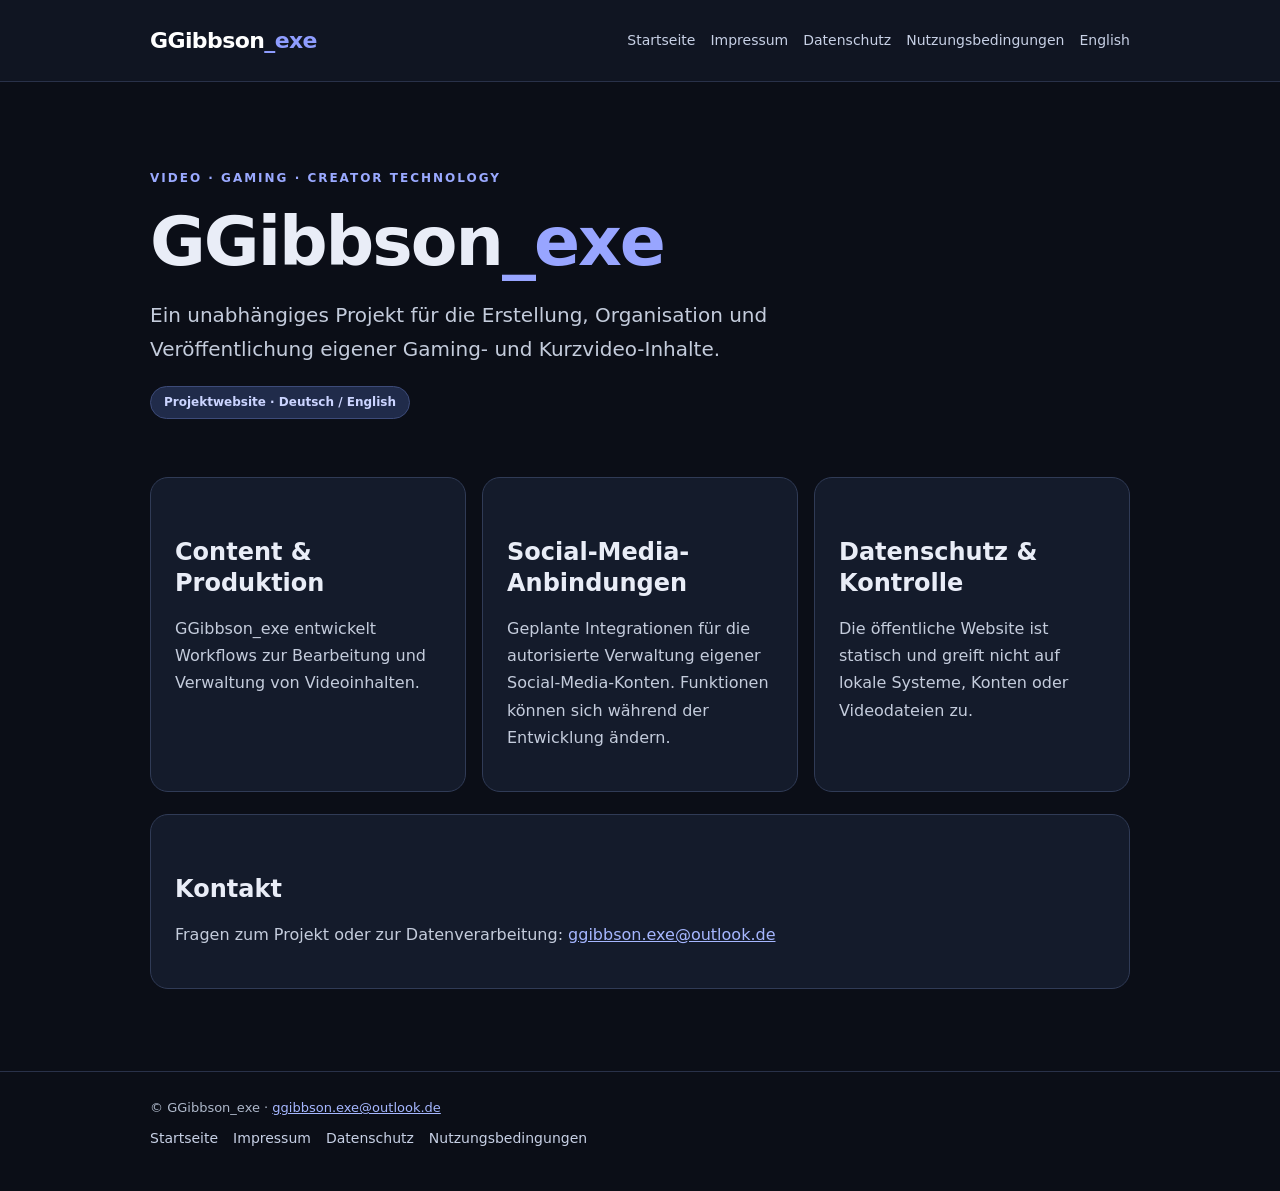
<file: index.html>
<!doctype html><html lang="de"><head><meta charset="utf-8"><meta name="viewport" content="width=device-width,initial-scale=1"><meta name="color-scheme" content="dark"><meta name="description" content="GGibbson_exe – independent gaming video and creator technology project."><title>GGibbson_exe | Offizielle Website</title><link rel="stylesheet" href="style.css"></head><body><header><nav class="wrap"><a class="brand" href="index.html">GGibbson<span>_exe</span></a><div class="links"><a href="index.html">Startseite</a><a href="impressum.html">Impressum</a><a href="datenschutz.html">Datenschutz</a><a href="nutzungsbedingungen.html">Nutzungsbedingungen</a><a href="en.html" lang="en">English</a></div></nav></header><main class="wrap"><section class="hero"><div class="eyebrow">Video · Gaming · Creator Technology</div><h1>GGibbson<span style="color:#98a5ff">_exe</span></h1><p class="lead">Ein unabhängiges Projekt für die Erstellung, Organisation und Veröffentlichung eigener Gaming- und Kurzvideo-Inhalte.</p><span class="pill">Projektwebsite · Deutsch / English</span></section><div class="grid"><section class="panel"><h2>Content &amp; Produktion</h2><p>GGibbson_exe entwickelt Workflows zur Bearbeitung und Verwaltung von Videoinhalten.</p></section><section class="panel"><h2>Social-Media-Anbindungen</h2><p>Geplante Integrationen für die autorisierte Verwaltung eigener Social-Media-Konten. Funktionen können sich während der Entwicklung ändern.</p></section><section class="panel"><h2>Datenschutz &amp; Kontrolle</h2><p>Die öffentliche Website ist statisch und greift nicht auf lokale Systeme, Konten oder Videodateien zu.</p></section></div><section class="panel"><h2>Kontakt</h2><p>Fragen zum Projekt oder zur Datenverarbeitung: <a href="mailto:ggibbson.exe@outlook.de">ggibbson.exe@outlook.de</a></p></section></main><footer><div class="wrap">© GGibbson_exe · <a href="mailto:ggibbson.exe@outlook.de">ggibbson.exe@outlook.de</a><div class="links"><a href="index.html">Startseite</a><a href="impressum.html">Impressum</a><a href="datenschutz.html">Datenschutz</a><a href="nutzungsbedingungen.html">Nutzungsbedingungen</a></div></div></footer></body></html>
</file>
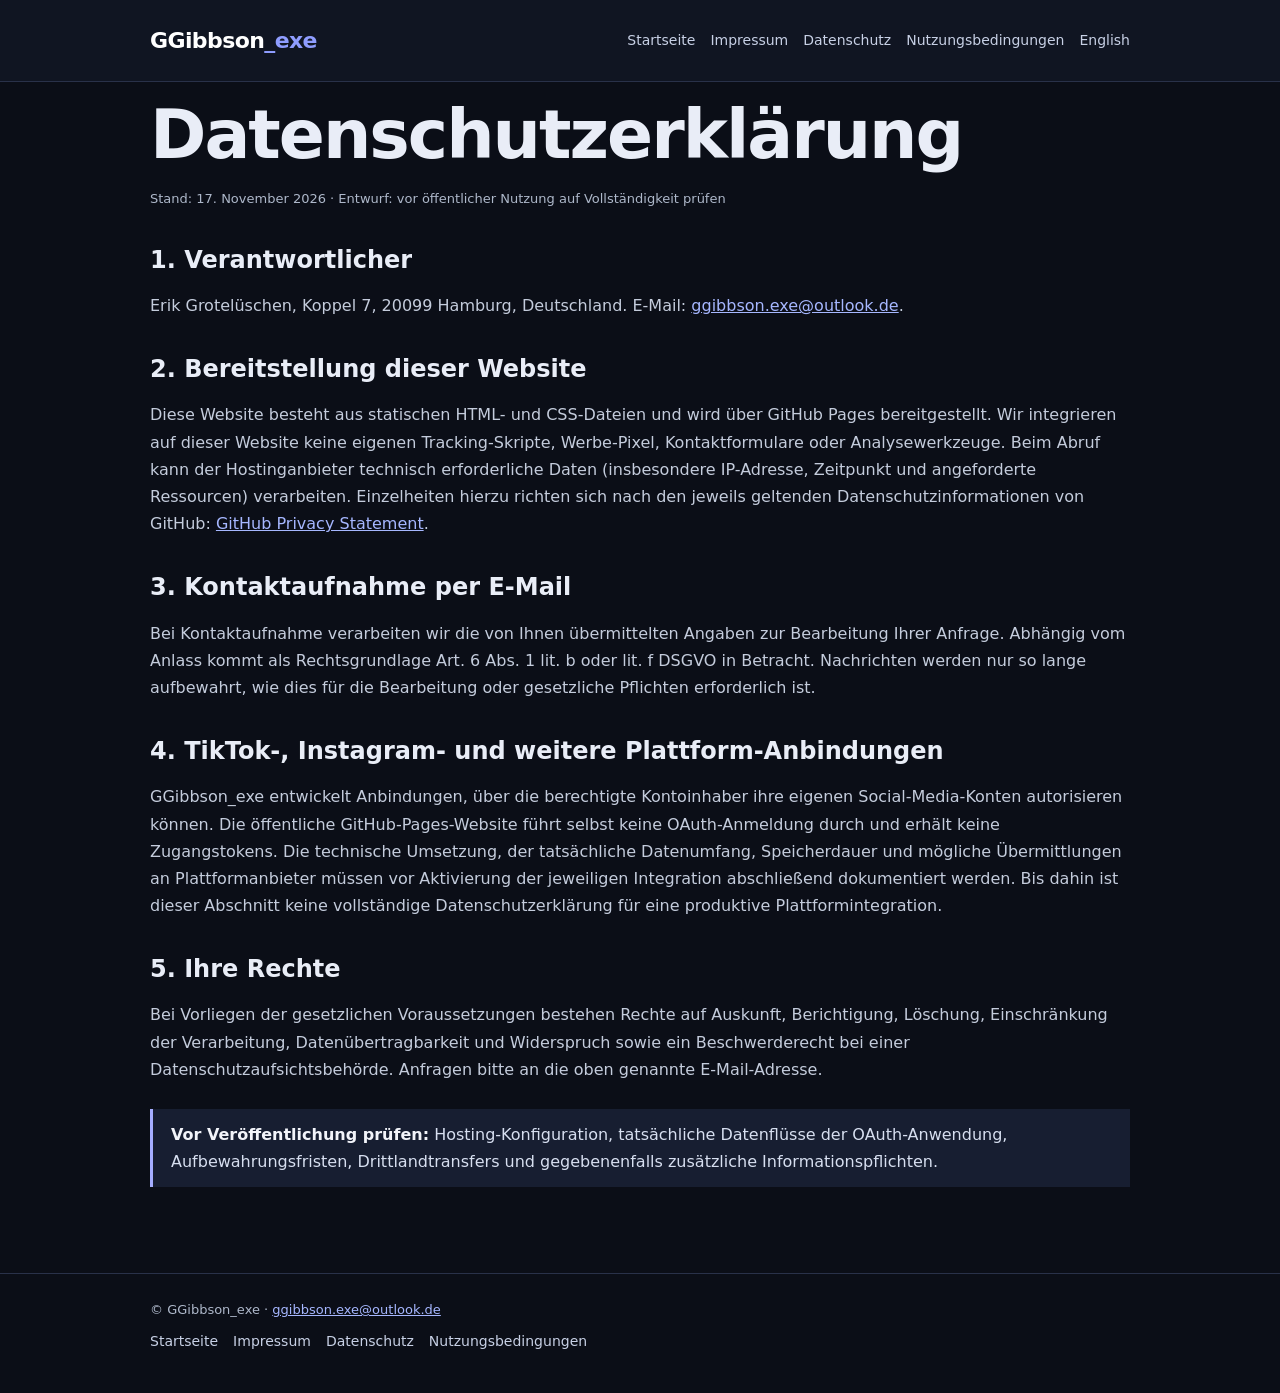
<file: datenschutz.html>
<!doctype html><html lang="de"><head><meta charset="utf-8"><meta name="viewport" content="width=device-width,initial-scale=1"><meta name="color-scheme" content="dark"><meta name="description" content="GGibbson_exe – independent gaming video and creator technology project."><title>Datenschutzerklärung | GGibbson_exe</title><link rel="stylesheet" href="style.css"></head><body><header><nav class="wrap"><a class="brand" href="index.html">GGibbson<span>_exe</span></a><div class="links"><a href="index.html">Startseite</a><a href="impressum.html">Impressum</a><a href="datenschutz.html">Datenschutz</a><a href="nutzungsbedingungen.html">Nutzungsbedingungen</a><a href="privacy.html" lang="en">English</a></div></nav></header><main class="wrap"><h1>Datenschutzerklärung</h1><p class="muted">Stand: 17. November 2026 · Entwurf: vor öffentlicher Nutzung auf Vollständigkeit prüfen</p><h2>1. Verantwortlicher</h2><p>Erik Grotelüschen, Koppel 7, 20099 Hamburg, Deutschland. E-Mail: <a href="mailto:ggibbson.exe@outlook.de">ggibbson.exe@outlook.de</a>.</p><h2>2. Bereitstellung dieser Website</h2><p>Diese Website besteht aus statischen HTML- und CSS-Dateien und wird über GitHub Pages bereitgestellt. Wir integrieren auf dieser Website keine eigenen Tracking-Skripte, Werbe-Pixel, Kontaktformulare oder Analysewerkzeuge. Beim Abruf kann der Hostinganbieter technisch erforderliche Daten (insbesondere IP-Adresse, Zeitpunkt und angeforderte Ressourcen) verarbeiten. Einzelheiten hierzu richten sich nach den jeweils geltenden Datenschutzinformationen von GitHub: <a href="https://docs.github.com/en/site-policy/privacy-policies/github-general-privacy-statement">GitHub Privacy Statement</a>.</p><h2>3. Kontaktaufnahme per E-Mail</h2><p>Bei Kontaktaufnahme verarbeiten wir die von Ihnen übermittelten Angaben zur Bearbeitung Ihrer Anfrage. Abhängig vom Anlass kommt als Rechtsgrundlage Art. 6 Abs. 1 lit. b oder lit. f DSGVO in Betracht. Nachrichten werden nur so lange aufbewahrt, wie dies für die Bearbeitung oder gesetzliche Pflichten erforderlich ist.</p><h2>4. TikTok-, Instagram- und weitere Plattform-Anbindungen</h2><p>GGibbson_exe entwickelt Anbindungen, über die berechtigte Kontoinhaber ihre eigenen Social-Media-Konten autorisieren können. Die öffentliche GitHub-Pages-Website führt selbst keine OAuth-Anmeldung durch und erhält keine Zugangstokens. Die technische Umsetzung, der tatsächliche Datenumfang, Speicherdauer und mögliche Übermittlungen an Plattformanbieter müssen vor Aktivierung der jeweiligen Integration abschließend dokumentiert werden. Bis dahin ist dieser Abschnitt keine vollständige Datenschutzerklärung für eine produktive Plattformintegration.</p><h2>5. Ihre Rechte</h2><p>Bei Vorliegen der gesetzlichen Voraussetzungen bestehen Rechte auf Auskunft, Berichtigung, Löschung, Einschränkung der Verarbeitung, Datenübertragbarkeit und Widerspruch sowie ein Beschwerderecht bei einer Datenschutzaufsichtsbehörde. Anfragen bitte an die oben genannte E-Mail-Adresse.</p><div class="notice"><strong>Vor Veröffentlichung prüfen:</strong> Hosting-Konfiguration, tatsächliche Datenflüsse der OAuth-Anwendung, Aufbewahrungsfristen, Drittlandtransfers und gegebenenfalls zusätzliche Informationspflichten.</div></main><footer><div class="wrap">© GGibbson_exe · <a href="mailto:ggibbson.exe@outlook.de">ggibbson.exe@outlook.de</a><div class="links"><a href="index.html">Startseite</a><a href="impressum.html">Impressum</a><a href="datenschutz.html">Datenschutz</a><a href="nutzungsbedingungen.html">Nutzungsbedingungen</a></div></div></footer></body></html>
</file>
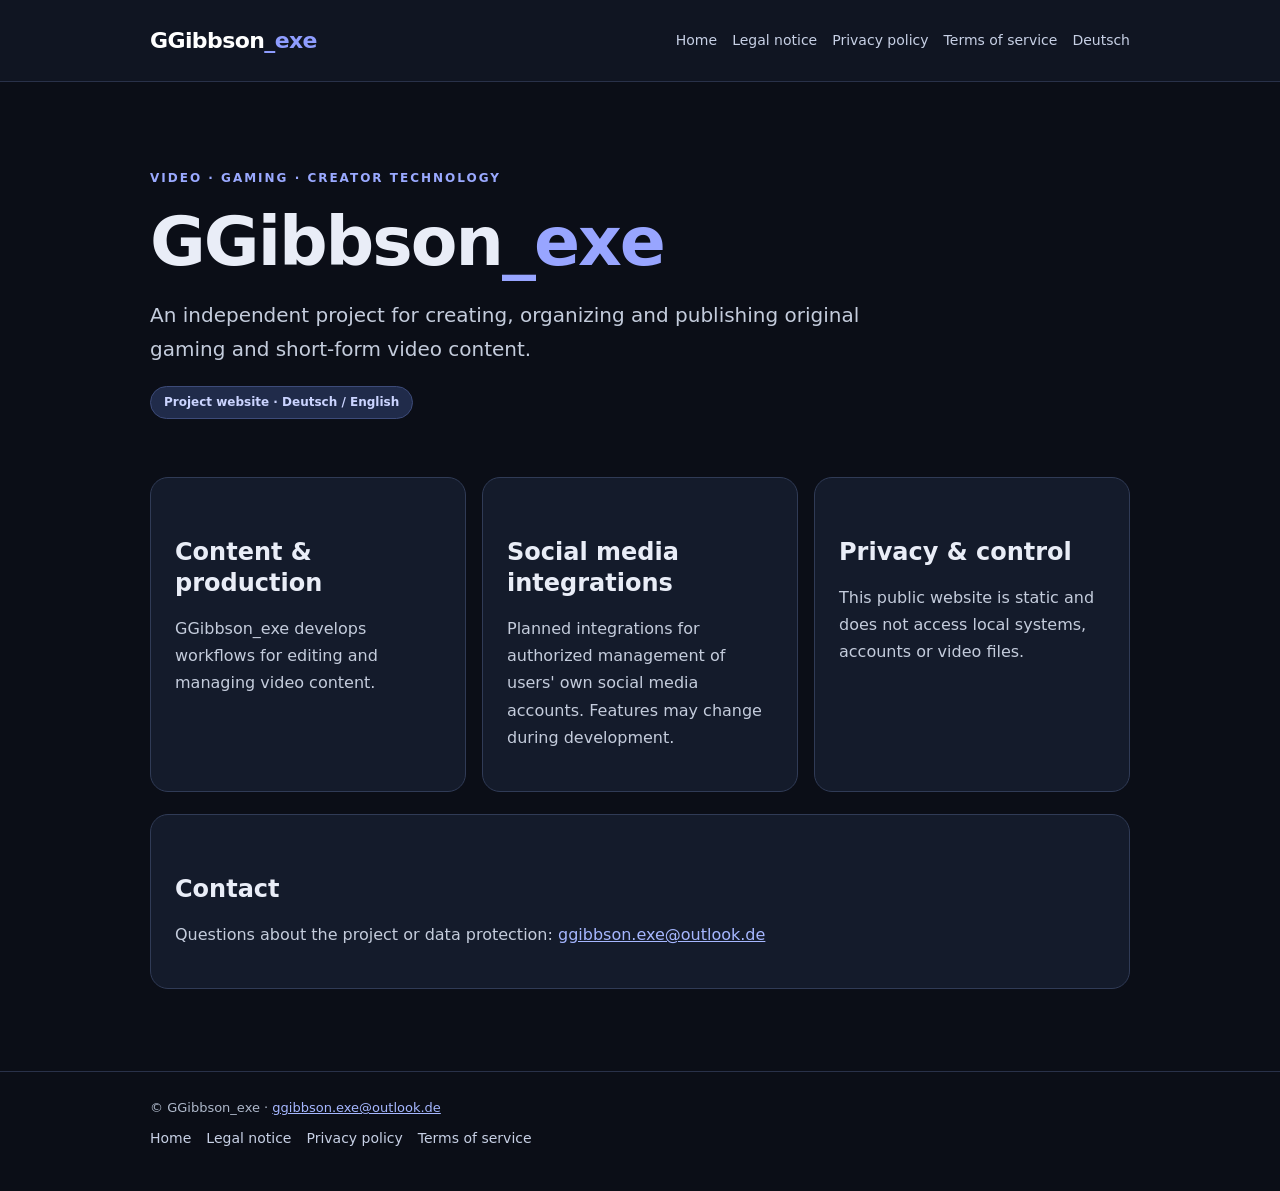
<file: en.html>
<!doctype html><html lang="en"><head><meta charset="utf-8"><meta name="viewport" content="width=device-width,initial-scale=1"><meta name="color-scheme" content="dark"><meta name="description" content="GGibbson_exe – independent gaming video and creator technology project."><title>GGibbson_exe | Official Website</title><link rel="stylesheet" href="style.css"></head><body><header><nav class="wrap"><a class="brand" href="en.html">GGibbson<span>_exe</span></a><div class="links"><a href="en.html">Home</a><a href="legal.html">Legal notice</a><a href="privacy.html">Privacy policy</a><a href="terms.html">Terms of service</a><a href="index.html" lang="de">Deutsch</a></div></nav></header><main class="wrap"><section class="hero"><div class="eyebrow">Video · Gaming · Creator Technology</div><h1>GGibbson<span style="color:#98a5ff">_exe</span></h1><p class="lead">An independent project for creating, organizing and publishing original gaming and short-form video content.</p><span class="pill">Project website · Deutsch / English</span></section><div class="grid"><section class="panel"><h2>Content &amp; production</h2><p>GGibbson_exe develops workflows for editing and managing video content.</p></section><section class="panel"><h2>Social media integrations</h2><p>Planned integrations for authorized management of users' own social media accounts. Features may change during development.</p></section><section class="panel"><h2>Privacy &amp; control</h2><p>This public website is static and does not access local systems, accounts or video files.</p></section></div><section class="panel"><h2>Contact</h2><p>Questions about the project or data protection: <a href="mailto:ggibbson.exe@outlook.de">ggibbson.exe@outlook.de</a></p></section></main><footer><div class="wrap">© GGibbson_exe · <a href="mailto:ggibbson.exe@outlook.de">ggibbson.exe@outlook.de</a><div class="links"><a href="en.html">Home</a><a href="legal.html">Legal notice</a><a href="privacy.html">Privacy policy</a><a href="terms.html">Terms of service</a></div></div></footer></body></html>
</file>
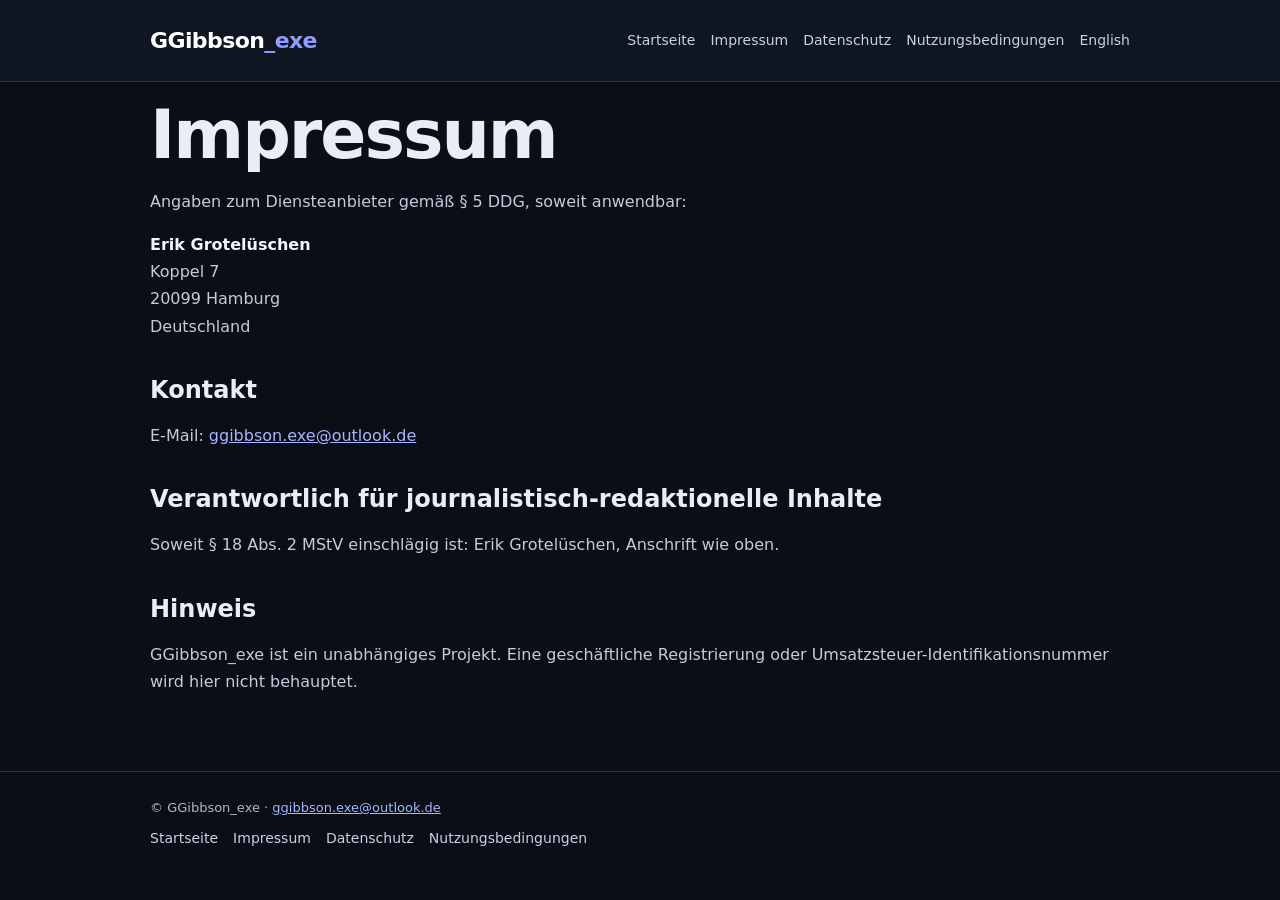
<file: impressum.html>
<!doctype html><html lang="de"><head><meta charset="utf-8"><meta name="viewport" content="width=device-width,initial-scale=1"><meta name="color-scheme" content="dark"><meta name="description" content="GGibbson_exe – independent gaming video and creator technology project."><title>Impressum | GGibbson_exe</title><link rel="stylesheet" href="style.css"></head><body><header><nav class="wrap"><a class="brand" href="index.html">GGibbson<span>_exe</span></a><div class="links"><a href="index.html">Startseite</a><a href="impressum.html">Impressum</a><a href="datenschutz.html">Datenschutz</a><a href="nutzungsbedingungen.html">Nutzungsbedingungen</a><a href="legal.html" lang="en">English</a></div></nav></header><main class="wrap"><h1>Impressum</h1><p>Angaben zum Diensteanbieter gemäß § 5 DDG, soweit anwendbar:</p><p><strong>Erik Grotelüschen</strong><br>Koppel 7<br>20099 Hamburg<br>Deutschland</p><h2>Kontakt</h2><p>E-Mail: <a href="mailto:ggibbson.exe@outlook.de">ggibbson.exe@outlook.de</a></p><h2>Verantwortlich für journalistisch-redaktionelle Inhalte</h2><p>Soweit § 18 Abs. 2 MStV einschlägig ist: Erik Grotelüschen, Anschrift wie oben.</p><h2>Hinweis</h2><p>GGibbson_exe ist ein unabhängiges Projekt. Eine geschäftliche Registrierung oder Umsatzsteuer-Identifikationsnummer wird hier nicht behauptet.</p></main><footer><div class="wrap">© GGibbson_exe · <a href="mailto:ggibbson.exe@outlook.de">ggibbson.exe@outlook.de</a><div class="links"><a href="index.html">Startseite</a><a href="impressum.html">Impressum</a><a href="datenschutz.html">Datenschutz</a><a href="nutzungsbedingungen.html">Nutzungsbedingungen</a></div></div></footer></body></html>
</file>
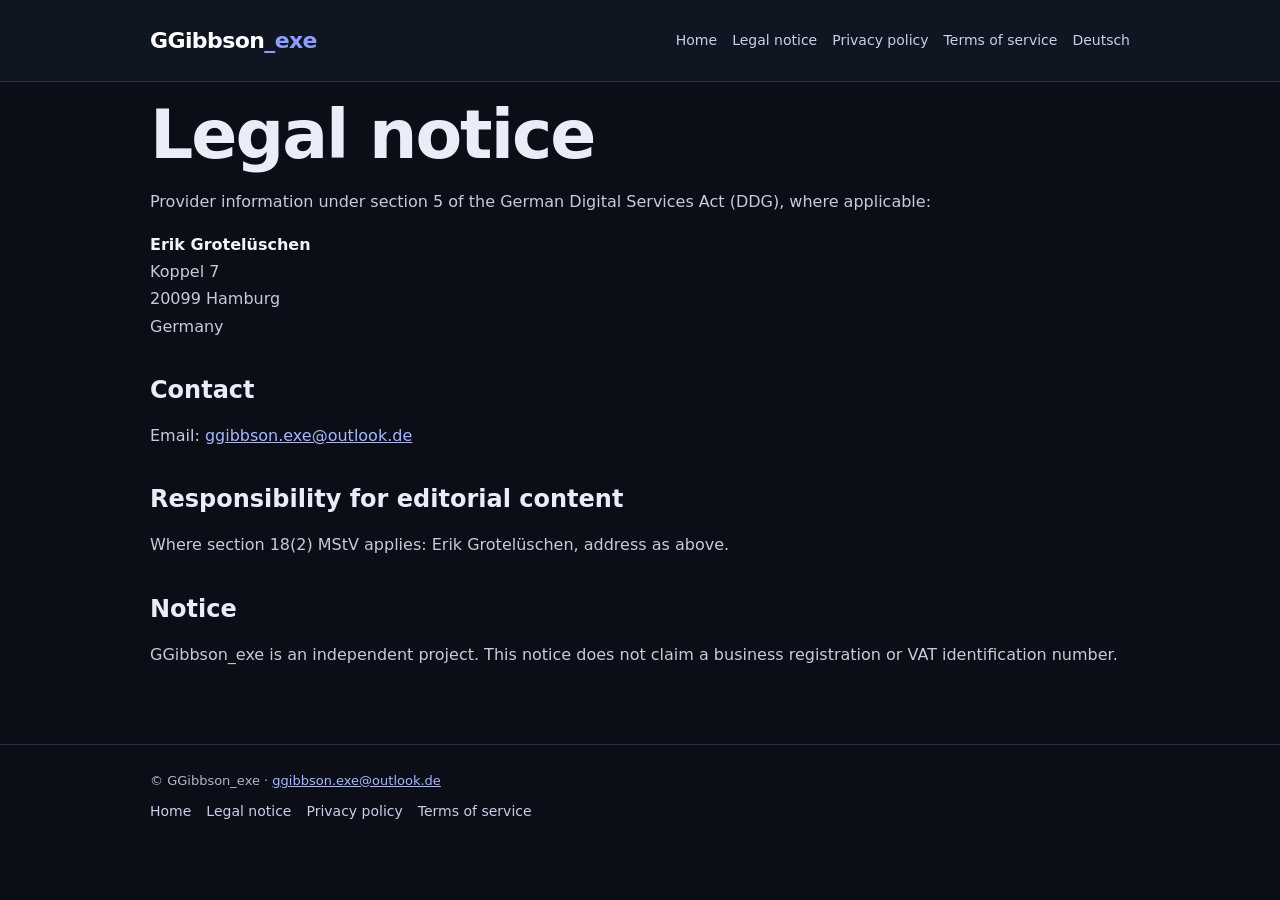
<file: legal.html>
<!doctype html><html lang="en"><head><meta charset="utf-8"><meta name="viewport" content="width=device-width,initial-scale=1"><meta name="color-scheme" content="dark"><meta name="description" content="GGibbson_exe – independent gaming video and creator technology project."><title>Legal Notice | GGibbson_exe</title><link rel="stylesheet" href="style.css"></head><body><header><nav class="wrap"><a class="brand" href="en.html">GGibbson<span>_exe</span></a><div class="links"><a href="en.html">Home</a><a href="legal.html">Legal notice</a><a href="privacy.html">Privacy policy</a><a href="terms.html">Terms of service</a><a href="impressum.html" lang="de">Deutsch</a></div></nav></header><main class="wrap"><h1>Legal notice</h1><p>Provider information under section 5 of the German Digital Services Act (DDG), where applicable:</p><p><strong>Erik Grotelüschen</strong><br>Koppel 7<br>20099 Hamburg<br>Germany</p><h2>Contact</h2><p>Email: <a href="mailto:ggibbson.exe@outlook.de">ggibbson.exe@outlook.de</a></p><h2>Responsibility for editorial content</h2><p>Where section 18(2) MStV applies: Erik Grotelüschen, address as above.</p><h2>Notice</h2><p>GGibbson_exe is an independent project. This notice does not claim a business registration or VAT identification number.</p></main><footer><div class="wrap">© GGibbson_exe · <a href="mailto:ggibbson.exe@outlook.de">ggibbson.exe@outlook.de</a><div class="links"><a href="en.html">Home</a><a href="legal.html">Legal notice</a><a href="privacy.html">Privacy policy</a><a href="terms.html">Terms of service</a></div></div></footer></body></html>
</file>
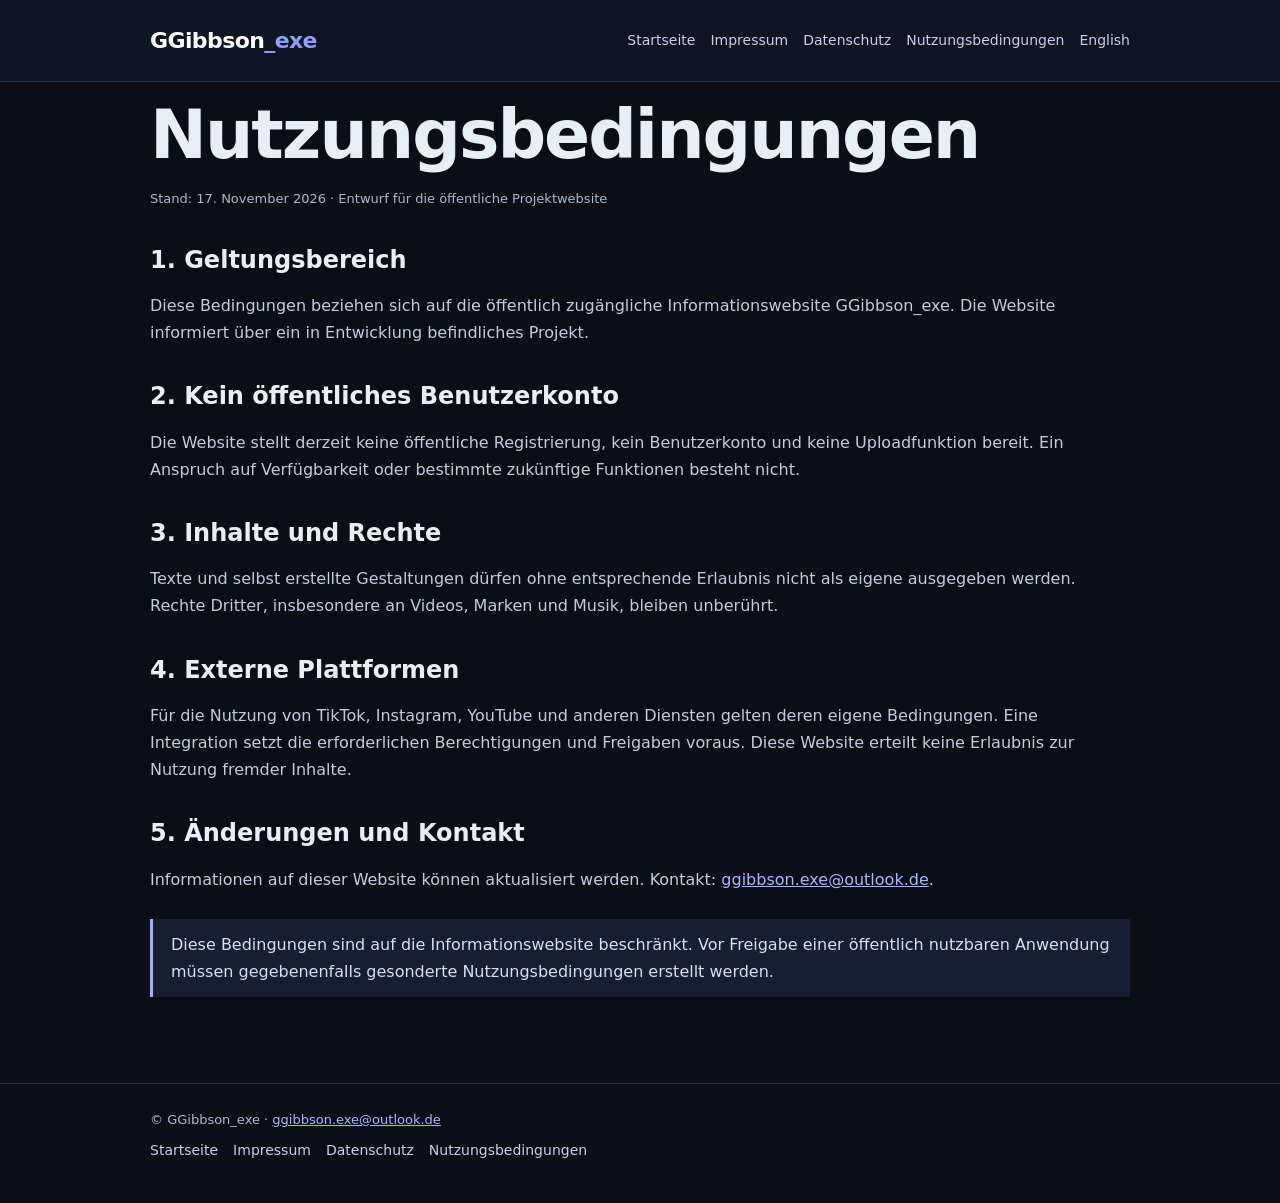
<file: nutzungsbedingungen.html>
<!doctype html><html lang="de"><head><meta charset="utf-8"><meta name="viewport" content="width=device-width,initial-scale=1"><meta name="color-scheme" content="dark"><meta name="description" content="GGibbson_exe – independent gaming video and creator technology project."><title>Nutzungsbedingungen | GGibbson_exe</title><link rel="stylesheet" href="style.css"></head><body><header><nav class="wrap"><a class="brand" href="index.html">GGibbson<span>_exe</span></a><div class="links"><a href="index.html">Startseite</a><a href="impressum.html">Impressum</a><a href="datenschutz.html">Datenschutz</a><a href="nutzungsbedingungen.html">Nutzungsbedingungen</a><a href="terms.html" lang="en">English</a></div></nav></header><main class="wrap"><h1>Nutzungsbedingungen</h1><p class="muted">Stand: 17. November 2026 · Entwurf für die öffentliche Projektwebsite</p><h2>1. Geltungsbereich</h2><p>Diese Bedingungen beziehen sich auf die öffentlich zugängliche Informationswebsite GGibbson_exe. Die Website informiert über ein in Entwicklung befindliches Projekt.</p><h2>2. Kein öffentliches Benutzerkonto</h2><p>Die Website stellt derzeit keine öffentliche Registrierung, kein Benutzerkonto und keine Uploadfunktion bereit. Ein Anspruch auf Verfügbarkeit oder bestimmte zukünftige Funktionen besteht nicht.</p><h2>3. Inhalte und Rechte</h2><p>Texte und selbst erstellte Gestaltungen dürfen ohne entsprechende Erlaubnis nicht als eigene ausgegeben werden. Rechte Dritter, insbesondere an Videos, Marken und Musik, bleiben unberührt.</p><h2>4. Externe Plattformen</h2><p>Für die Nutzung von TikTok, Instagram, YouTube und anderen Diensten gelten deren eigene Bedingungen. Eine Integration setzt die erforderlichen Berechtigungen und Freigaben voraus. Diese Website erteilt keine Erlaubnis zur Nutzung fremder Inhalte.</p><h2>5. Änderungen und Kontakt</h2><p>Informationen auf dieser Website können aktualisiert werden. Kontakt: <a href="mailto:ggibbson.exe@outlook.de">ggibbson.exe@outlook.de</a>.</p><div class="notice">Diese Bedingungen sind auf die Informationswebsite beschränkt. Vor Freigabe einer öffentlich nutzbaren Anwendung müssen gegebenenfalls gesonderte Nutzungsbedingungen erstellt werden.</div></main><footer><div class="wrap">© GGibbson_exe · <a href="mailto:ggibbson.exe@outlook.de">ggibbson.exe@outlook.de</a><div class="links"><a href="index.html">Startseite</a><a href="impressum.html">Impressum</a><a href="datenschutz.html">Datenschutz</a><a href="nutzungsbedingungen.html">Nutzungsbedingungen</a></div></div></footer></body></html>
</file>
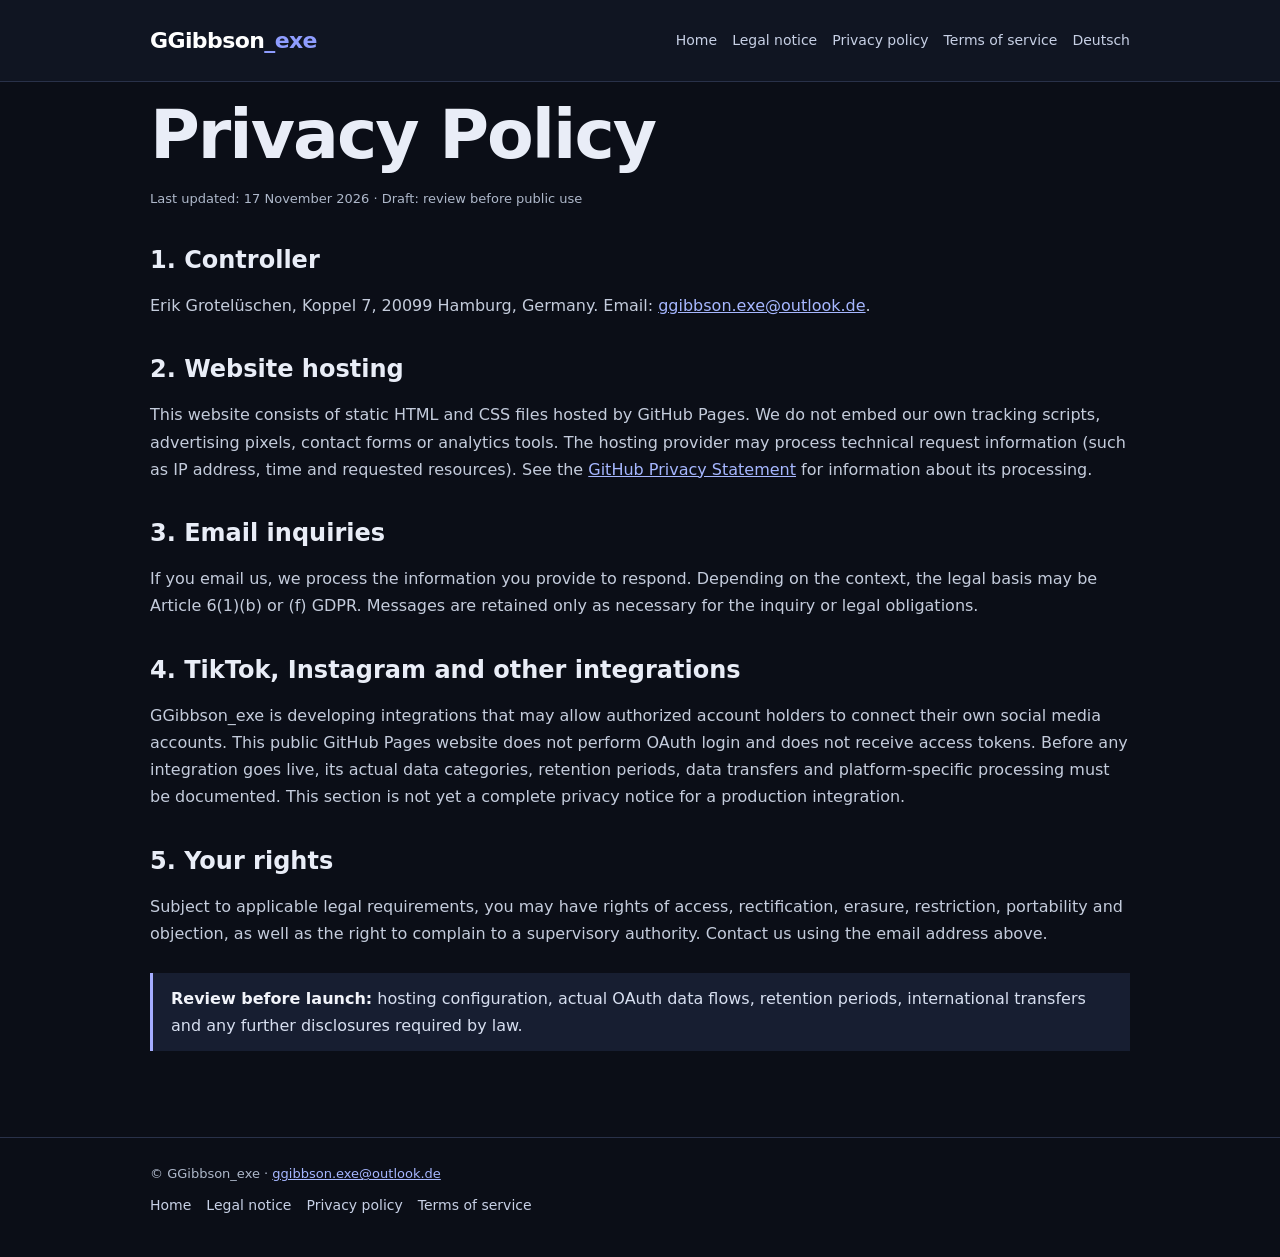
<file: privacy.html>
<!doctype html><html lang="en"><head><meta charset="utf-8"><meta name="viewport" content="width=device-width,initial-scale=1"><meta name="color-scheme" content="dark"><meta name="description" content="GGibbson_exe – independent gaming video and creator technology project."><title>Privacy Policy | GGibbson_exe</title><link rel="stylesheet" href="style.css"></head><body><header><nav class="wrap"><a class="brand" href="en.html">GGibbson<span>_exe</span></a><div class="links"><a href="en.html">Home</a><a href="legal.html">Legal notice</a><a href="privacy.html">Privacy policy</a><a href="terms.html">Terms of service</a><a href="datenschutz.html" lang="de">Deutsch</a></div></nav></header><main class="wrap"><h1>Privacy Policy</h1><p class="muted">Last updated: 17 November 2026 · Draft: review before public use</p><h2>1. Controller</h2><p>Erik Grotelüschen, Koppel 7, 20099 Hamburg, Germany. Email: <a href="mailto:ggibbson.exe@outlook.de">ggibbson.exe@outlook.de</a>.</p><h2>2. Website hosting</h2><p>This website consists of static HTML and CSS files hosted by GitHub Pages. We do not embed our own tracking scripts, advertising pixels, contact forms or analytics tools. The hosting provider may process technical request information (such as IP address, time and requested resources). See the <a href="https://docs.github.com/en/site-policy/privacy-policies/github-general-privacy-statement">GitHub Privacy Statement</a> for information about its processing.</p><h2>3. Email inquiries</h2><p>If you email us, we process the information you provide to respond. Depending on the context, the legal basis may be Article 6(1)(b) or (f) GDPR. Messages are retained only as necessary for the inquiry or legal obligations.</p><h2>4. TikTok, Instagram and other integrations</h2><p>GGibbson_exe is developing integrations that may allow authorized account holders to connect their own social media accounts. This public GitHub Pages website does not perform OAuth login and does not receive access tokens. Before any integration goes live, its actual data categories, retention periods, data transfers and platform-specific processing must be documented. This section is not yet a complete privacy notice for a production integration.</p><h2>5. Your rights</h2><p>Subject to applicable legal requirements, you may have rights of access, rectification, erasure, restriction, portability and objection, as well as the right to complain to a supervisory authority. Contact us using the email address above.</p><div class="notice"><strong>Review before launch:</strong> hosting configuration, actual OAuth data flows, retention periods, international transfers and any further disclosures required by law.</div></main><footer><div class="wrap">© GGibbson_exe · <a href="mailto:ggibbson.exe@outlook.de">ggibbson.exe@outlook.de</a><div class="links"><a href="en.html">Home</a><a href="legal.html">Legal notice</a><a href="privacy.html">Privacy policy</a><a href="terms.html">Terms of service</a></div></div></footer></body></html>
</file>
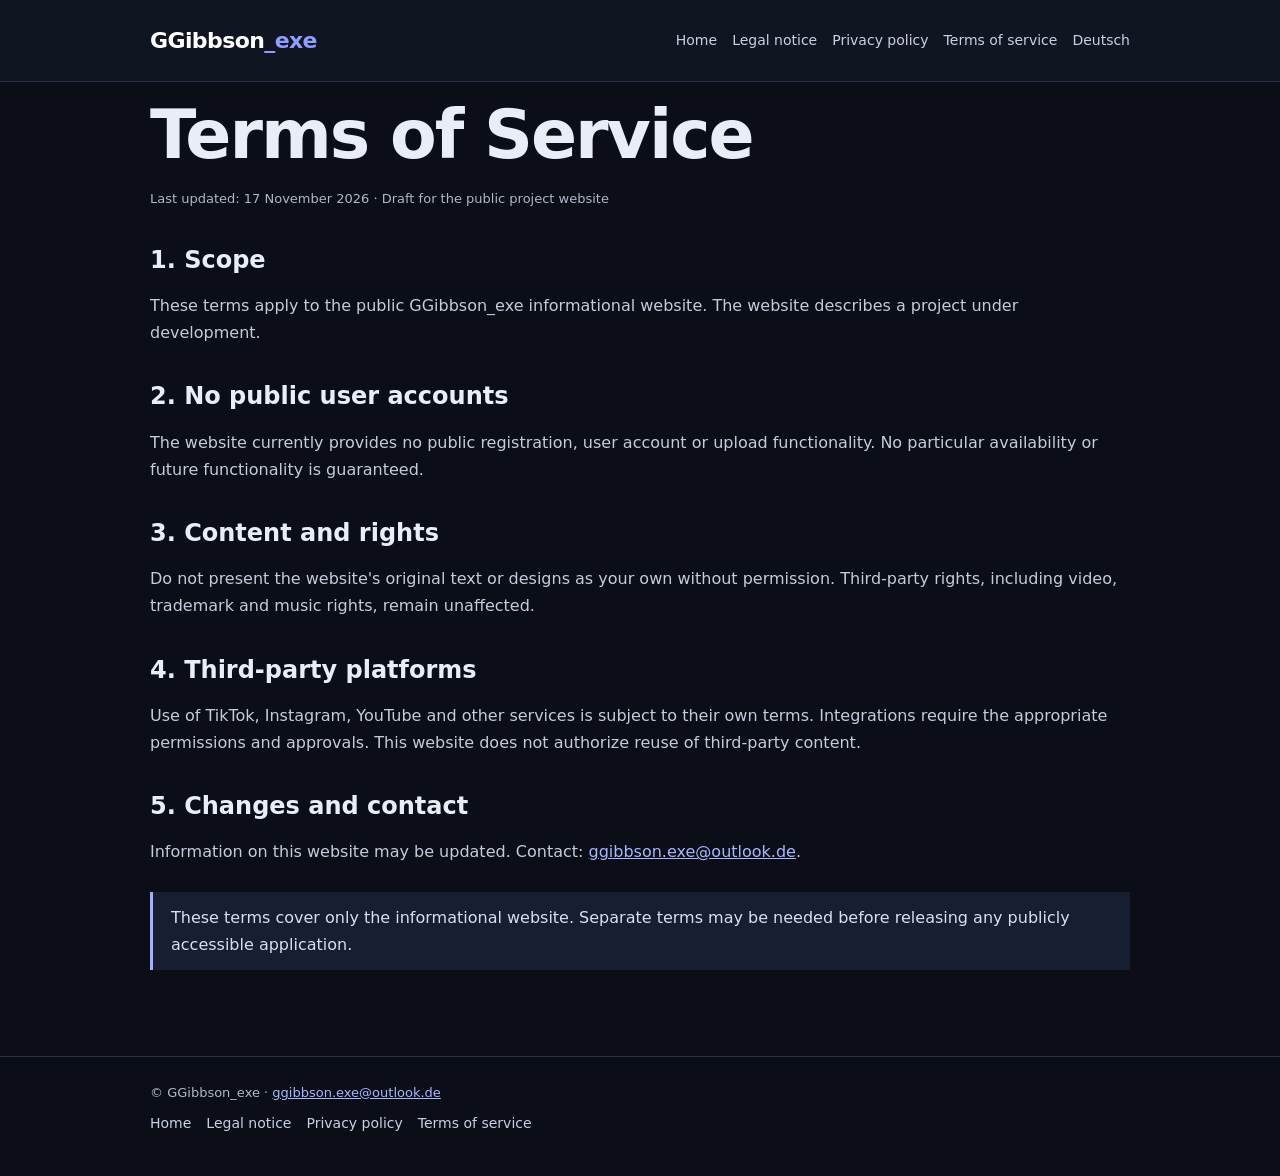
<file: terms.html>
<!doctype html><html lang="en"><head><meta charset="utf-8"><meta name="viewport" content="width=device-width,initial-scale=1"><meta name="color-scheme" content="dark"><meta name="description" content="GGibbson_exe – independent gaming video and creator technology project."><title>Terms of Service | GGibbson_exe</title><link rel="stylesheet" href="style.css"></head><body><header><nav class="wrap"><a class="brand" href="en.html">GGibbson<span>_exe</span></a><div class="links"><a href="en.html">Home</a><a href="legal.html">Legal notice</a><a href="privacy.html">Privacy policy</a><a href="terms.html">Terms of service</a><a href="nutzungsbedingungen.html" lang="de">Deutsch</a></div></nav></header><main class="wrap"><h1>Terms of Service</h1><p class="muted">Last updated: 17 November 2026 · Draft for the public project website</p><h2>1. Scope</h2><p>These terms apply to the public GGibbson_exe informational website. The website describes a project under development.</p><h2>2. No public user accounts</h2><p>The website currently provides no public registration, user account or upload functionality. No particular availability or future functionality is guaranteed.</p><h2>3. Content and rights</h2><p>Do not present the website's original text or designs as your own without permission. Third-party rights, including video, trademark and music rights, remain unaffected.</p><h2>4. Third-party platforms</h2><p>Use of TikTok, Instagram, YouTube and other services is subject to their own terms. Integrations require the appropriate permissions and approvals. This website does not authorize reuse of third-party content.</p><h2>5. Changes and contact</h2><p>Information on this website may be updated. Contact: <a href="mailto:ggibbson.exe@outlook.de">ggibbson.exe@outlook.de</a>.</p><div class="notice">These terms cover only the informational website. Separate terms may be needed before releasing any publicly accessible application.</div></main><footer><div class="wrap">© GGibbson_exe · <a href="mailto:ggibbson.exe@outlook.de">ggibbson.exe@outlook.de</a><div class="links"><a href="en.html">Home</a><a href="legal.html">Legal notice</a><a href="privacy.html">Privacy policy</a><a href="terms.html">Terms of service</a></div></div></footer></body></html>
</file>
<file: style.css>
*{box-sizing:border-box}html{scroll-behavior:smooth}body{margin:0;background:#0b0e17;color:#e9edf7;font:16px/1.7 system-ui,-apple-system,Segoe UI,sans-serif}a{color:#a6b7ff}a:hover{color:#fff}.wrap{width:min(980px,calc(100% - 40px));margin:auto}header{border-bottom:1px solid #293149;background:#101522}nav{display:flex;align-items:center;justify-content:space-between;gap:20px;flex-wrap:wrap;padding:22px 0}.brand{font-size:22px;font-weight:850;letter-spacing:-.6px;color:white;text-decoration:none}.brand span{color:#8f9dff}.links{display:flex;gap:15px;flex-wrap:wrap;font-size:14px}.links a{text-decoration:none;color:#c7d0e5}.hero{padding:86px 0 58px}.eyebrow{color:#9aa9ff;text-transform:uppercase;letter-spacing:2px;font-weight:750;font-size:12px}h1{font-size:clamp(36px,7vw,68px);line-height:1.08;letter-spacing:-2px;margin:16px 0}h2{font-size:24px;line-height:1.3;margin:35px 0 12px}h3{font-size:18px;margin:25px 0 8px}p,li{color:#c4ccdc}.lead{font-size:20px;max-width:720px}.panel{background:#141b2b;border:1px solid #303b56;border-radius:18px;padding:24px;margin:22px 0}.pill{display:inline-block;background:#202b4a;border:1px solid #3d4b79;color:#cbd4ff;border-radius:99px;padding:5px 13px;font-size:12px;font-weight:700}.grid{display:grid;grid-template-columns:repeat(auto-fit,minmax(220px,1fr));gap:16px}.grid .panel{margin:0}.muted{font-size:13px;color:#aeb8ca}.notice{border-left:3px solid #a5adff;padding:12px 18px;background:#171e31;color:#d7dff0;margin:26px 0}main{min-height:65vh;padding-bottom:60px}footer{border-top:1px solid #293149;padding:25px 0 40px;font-size:13px;color:#aeb8ca}footer .links{margin-top:8px}ul{padding-left:24px}strong{color:#f2f4fa}@media(max-width:650px){.hero{padding-top:55px}nav{align-items:flex-start}}
</file>
